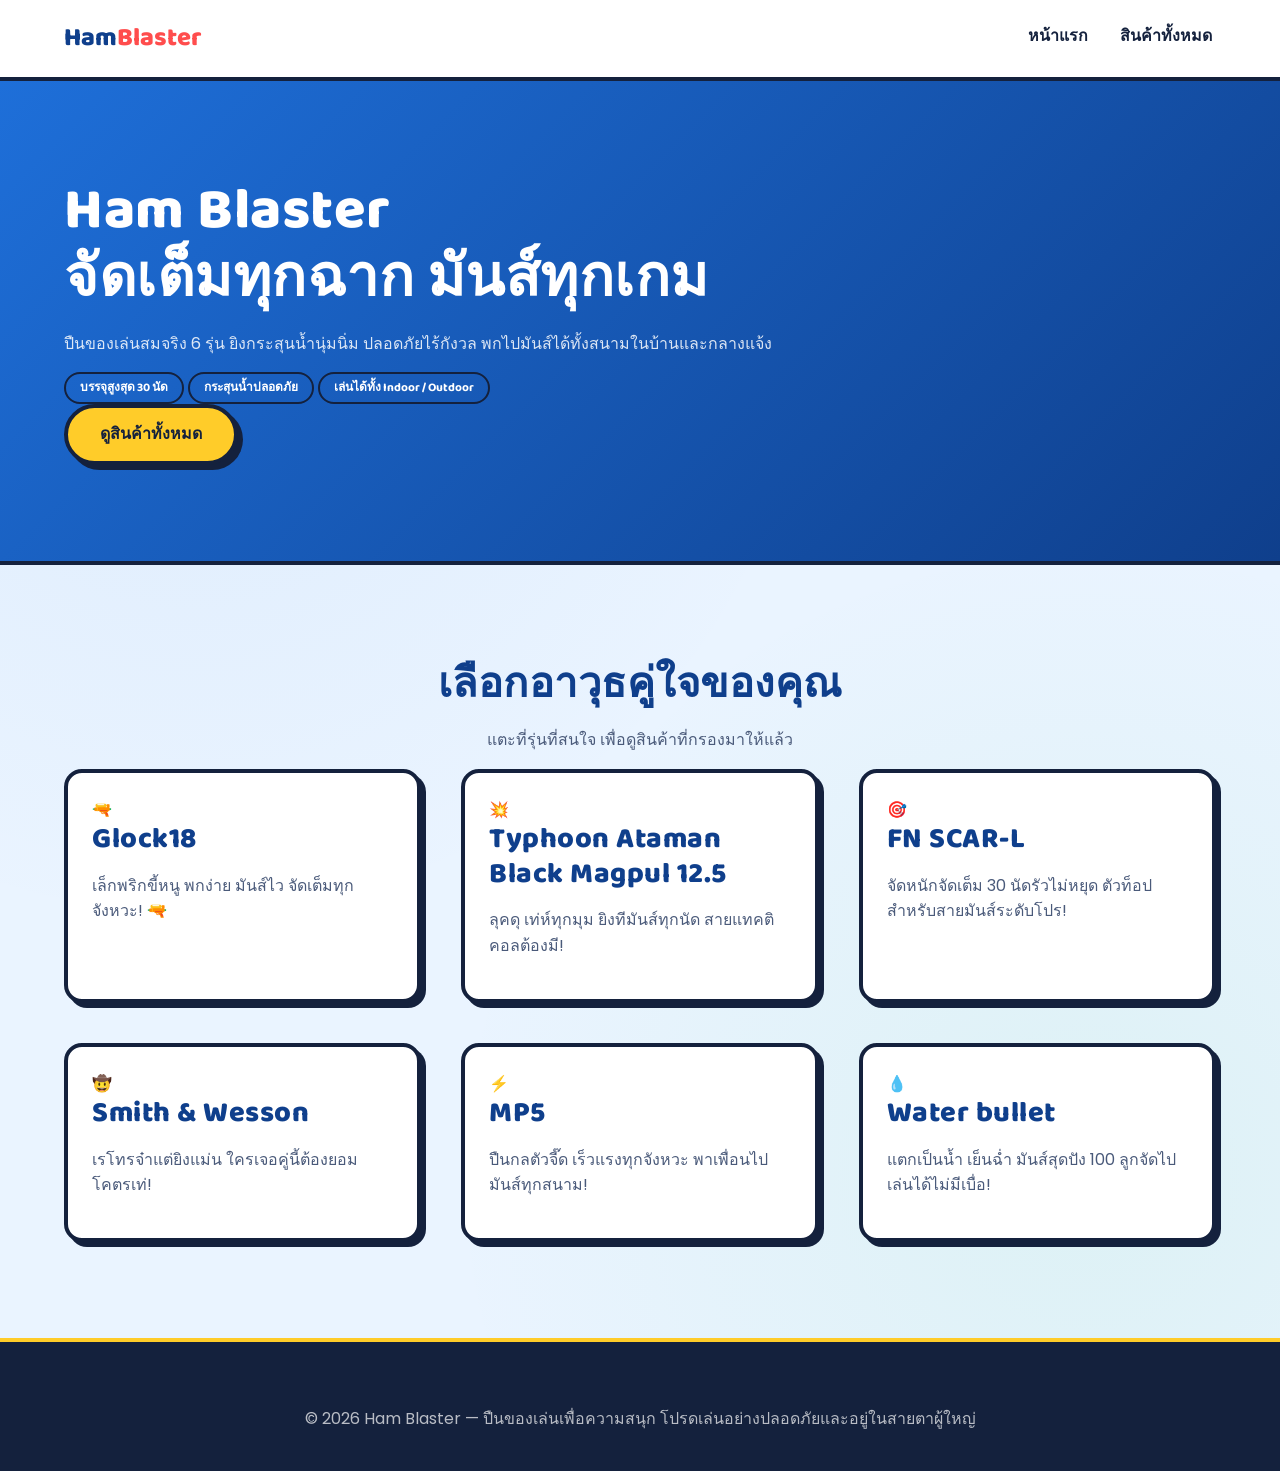
<file: index.html>
<!DOCTYPE html>
<html lang="th">
<head>
  <meta charset="UTF-8" />
  <meta name="viewport" content="width=device-width, initial-scale=1.0" />
  <title>Ham Blaster - จัดเต็มทุกฉาก มันส์ทุกเกม</title>
  <meta name="description" content="Ham Blaster ปืนของเล่นสมจริง ยิงกระสุนน้ำ ปลอดภัย เลือกได้ 6 รุ่น Glock18, Typhoon Ataman, FN SCAR-L, Smith & Wesson, MP5" />
  <link rel="stylesheet" href="style.css" />
</head>
<body>

  <!-- Navbar -->
  <header class="navbar">
    <div class="container" style="display:flex; align-items:center; justify-content:space-between; width:100%;">
      <a href="index.html" class="navbar__logo">Ham<span>Blaster</span></a>
      <nav class="navbar__links">
        <a href="index.html">หน้าแรก</a>
        <a href="product.html">สินค้าทั้งหมด</a>
      </nav>
    </div>
  </header>

  <!-- Hero -->
  <section class="hero">
    <div class="container">
      <h1 class="hero__title">Ham Blaster<br />จัดเต็มทุกฉาก มันส์ทุกเกม</h1>
      <p class="hero__subtitle">
        ปืนของเล่นสมจริง 6 รุ่น ยิงกระสุนน้ำนุ่มนิ่ม ปลอดภัยไร้กังวล
        พกไปมันส์ได้ทั้งสนามในบ้านและกลางแจ้ง
      </p>
      <div class="hero__badges">
        <span class="badge">บรรจุสูงสุด 30 นัด</span>
        <span class="badge">กระสุนน้ำปลอดภัย</span>
        <span class="badge">เล่นได้ทั้ง Indoor / Outdoor</span>
      </div>
      <a href="product.html" class="btn">ดูสินค้าทั้งหมด</a>
    </div>
  </section>

  <!-- Type showcase -->
  <section class="section">
    <div class="container">
      <div class="text-center hb-max-w page-heading">
        <h2>เลือกอาวุธคู่ใจของคุณ</h2>
        <p>แตะที่รุ่นที่สนใจ เพื่อดูสินค้าที่กรองมาให้แล้ว</p>
      </div>

      <div class="grid grid--3">
        <a class="card type-card" href="product.html?type=Glock18">
          <span class="type-card__icon type-card__icon--blue">🔫</span>
          <h3 class="type-card__title">Glock18</h3>
          <p class="type-card__blurb">เล็กพริกขี้หนู พกง่าย มันส์ไว จัดเต็มทุกจังหวะ! 🔫</p>
        </a>

        <a class="card type-card" href="product.html?type=Typhoon%20Ataman%20Black%20Magpul%2012.5">
          <span class="type-card__icon type-card__icon--yellow">💥</span>
          <h3 class="type-card__title">Typhoon Ataman Black Magpul 12.5</h3>
          <p class="type-card__blurb">ลุคดุ เท่ห์ทุกมุม ยิงทีมันส์ทุกนัด สายแทคติคอลต้องมี!</p>
        </a>

        <a class="card type-card" href="product.html?type=FN%20SCAR-L">
          <span class="type-card__icon type-card__icon--green">🎯</span>
          <h3 class="type-card__title">FN SCAR-L</h3>
          <p class="type-card__blurb">จัดหนักจัดเต็ม 30 นัดรัวไม่หยุด ตัวท็อปสำหรับสายมันส์ระดับโปร!</p>
        </a>

        <a class="card type-card" href="product.html?type=Smith%20%26%20Wesson">
          <span class="type-card__icon type-card__icon--red">🤠</span>
          <h3 class="type-card__title">Smith & Wesson</h3>
          <p class="type-card__blurb">เรโทรจ๋าแต่ยิงแม่น ใครเจอคู่นี้ต้องยอม โคตรเท่!</p>
        </a>

        <a class="card type-card" href="product.html?type=MP5">
          <span class="type-card__icon type-card__icon--blue">⚡</span>
          <h3 class="type-card__title">MP5</h3>
          <p class="type-card__blurb">ปืนกลตัวจี๊ด เร็วแรงทุกจังหวะ พาเพื่อนไปมันส์ทุกสนาม!</p>
        </a>

        <a class="card type-card" href="product.html?type=Water%20bullet">
          <span class="type-card__icon type-card__icon--yellow">💧</span>
          <h3 class="type-card__title">Water bullet</h3>
          <p class="type-card__blurb">แตกเป็นน้ำ เย็นฉ่ำ มันส์สุดปัง 100 ลูกจัดไป เล่นได้ไม่มีเบื่อ!</p>
        </a>
      </div>
    </div>
  </section>

  <!-- Footer -->
  <footer class="footer">
    <div class="container text-center">
      <p style="color: rgba(255,255,255,0.7); margin-bottom: 0;">
        © 2026 Ham Blaster — ปืนของเล่นเพื่อความสนุก โปรดเล่นอย่างปลอดภัยและอยู่ในสายตาผู้ใหญ่
      </p>
    </div>
  </footer>

  <script src="script.js"></script>
</body>
</html>
</file>
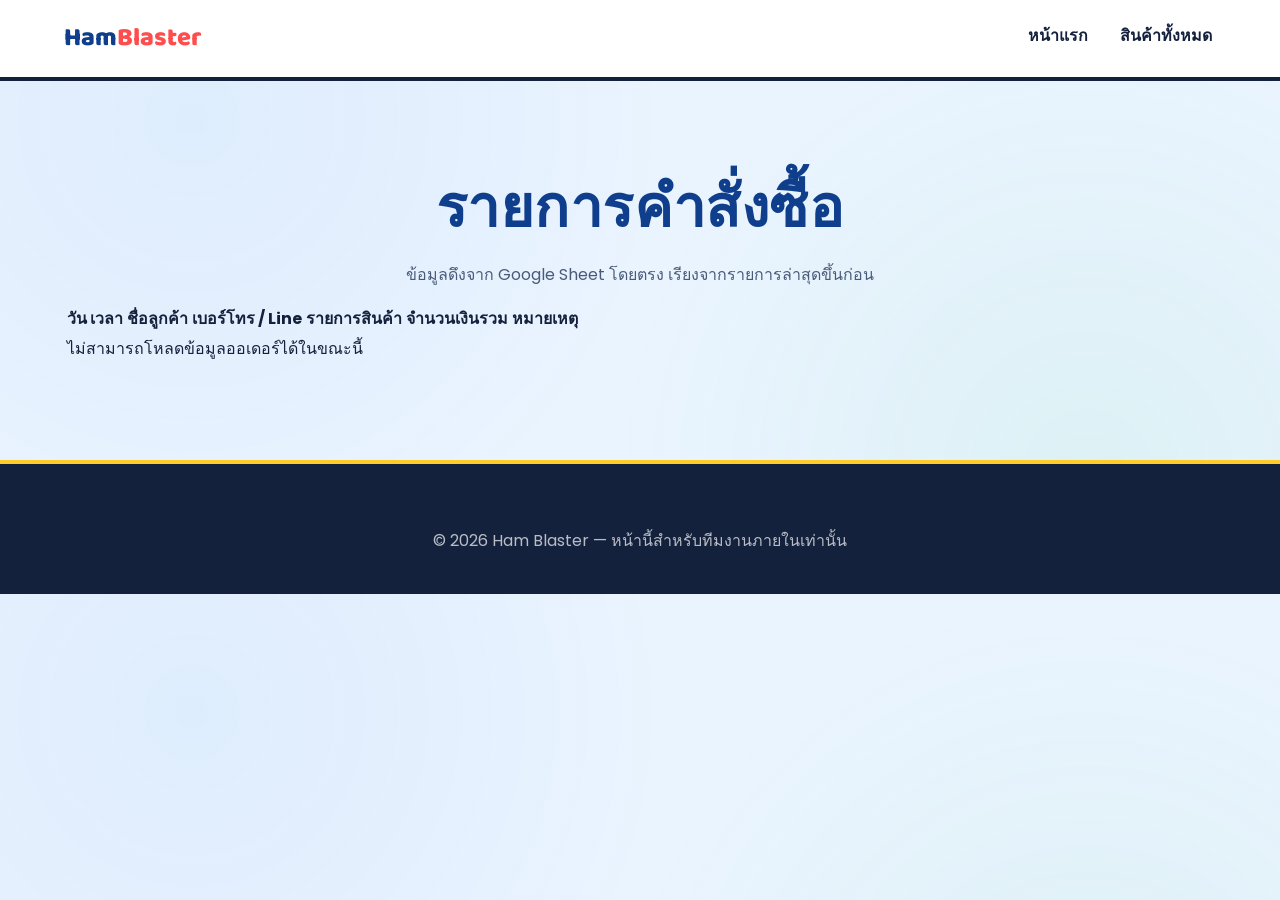
<file: admin.html>
<!DOCTYPE html>
<html lang="th">
<head>
  <meta charset="UTF-8" />
  <meta name="viewport" content="width=device-width, initial-scale=1.0" />
  <title>รายการคำสั่งซื้อ | Ham Blaster Admin</title>
  <link rel="stylesheet" href="style.css" />
</head>
<body>

  <!-- Navbar -->
  <header class="navbar">
    <div class="container" style="display:flex; align-items:center; justify-content:space-between; width:100%;">
      <a href="index.html" class="navbar__logo">Ham<span>Blaster</span></a>
      <nav class="navbar__links">
        <a href="index.html">หน้าแรก</a>
        <a href="product.html">สินค้าทั้งหมด</a>
      </nav>
    </div>
  </header>

  <!-- Order table -->
  <section class="section">
    <div class="container">
      <div class="text-center hb-max-w page-heading">
        <h1>รายการคำสั่งซื้อ</h1>
        <p>ข้อมูลดึงจาก Google Sheet โดยตรง เรียงจากรายการล่าสุดขึ้นก่อน</p>
      </div>

      <div class="table-wrap">
        <table id="orderTable" class="hb-table">
          <thead>
            <tr>
              <th>วัน เวลา</th>
              <th>ชื่อลูกค้า</th>
              <th>เบอร์โทร / Line</th>
              <th>รายการสินค้า</th>
              <th>จำนวนเงินรวม</th>
              <th>หมายเหตุ</th>
            </tr>
          </thead>
          <tbody>
            <tr>
              <td colspan="6" class="text-center">กำลังโหลดข้อมูล...</td>
            </tr>
          </tbody>
        </table>
      </div>
    </div>
  </section>

  <!-- Footer -->
  <footer class="footer">
    <div class="container text-center">
      <p style="color: rgba(255,255,255,0.7); margin-bottom: 0;">
        © 2026 Ham Blaster — หน้านี้สำหรับทีมงานภายในเท่านั้น
      </p>
    </div>
  </footer>

  <script src="script.js"></script>
</body>
</html>
</file>
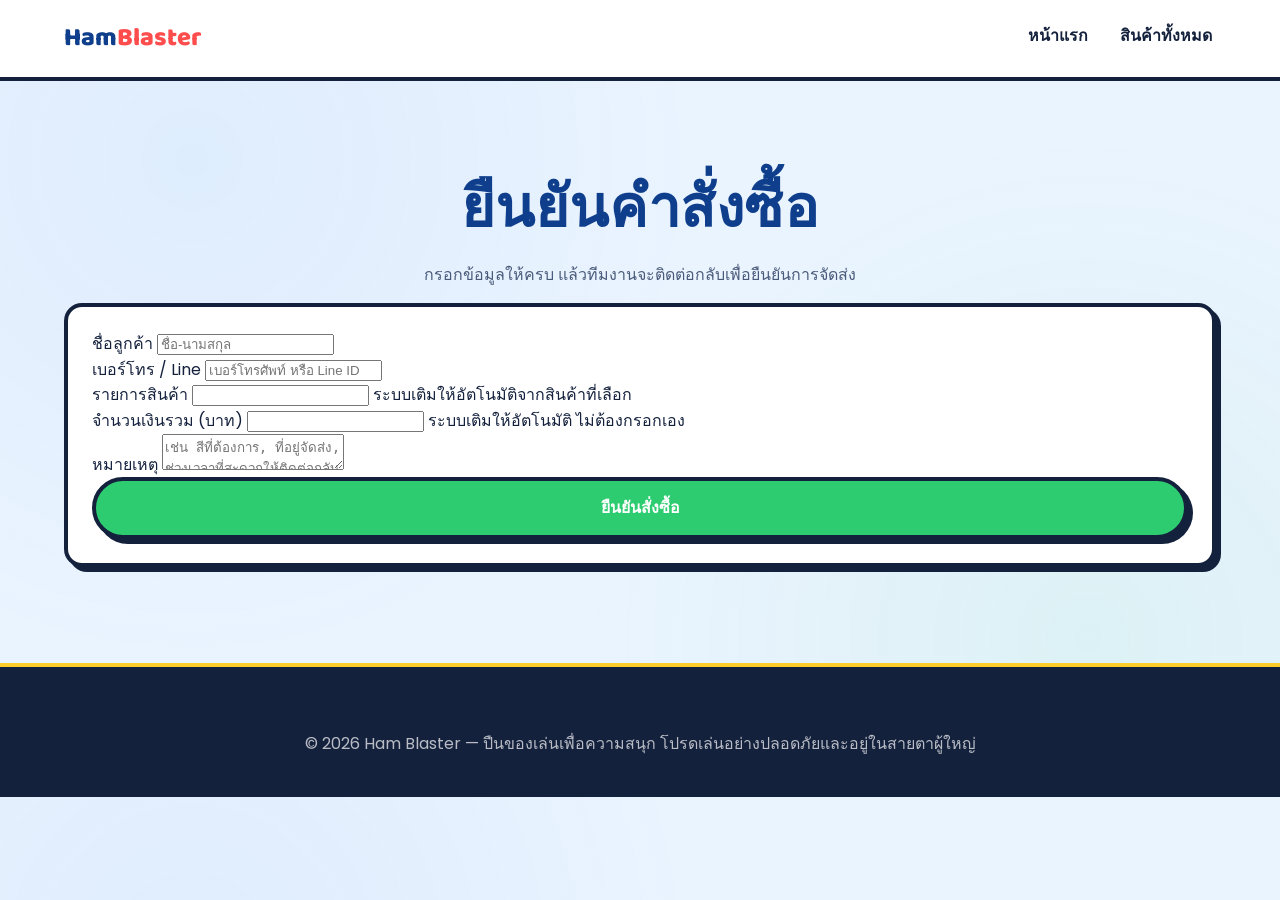
<file: order.html>
<!DOCTYPE html>
<html lang="th">
<head>
  <meta charset="UTF-8" />
  <meta name="viewport" content="width=device-width, initial-scale=1.0" />
  <title>ยืนยันคำสั่งซื้อ | Ham Blaster</title>
  <meta name="description" content="กรอกข้อมูลเพื่อยืนยันคำสั่งซื้อปืนของเล่น Ham Blaster" />
  <link rel="stylesheet" href="style.css" />
</head>
<body>

  <!-- Navbar -->
  <header class="navbar">
    <div class="container" style="display:flex; align-items:center; justify-content:space-between; width:100%;">
      <a href="index.html" class="navbar__logo">Ham<span>Blaster</span></a>
      <nav class="navbar__links">
        <a href="index.html">หน้าแรก</a>
        <a href="product.html">สินค้าทั้งหมด</a>
      </nav>
    </div>
  </header>

  <!-- Order form -->
  <section class="section">
    <div class="container">
      <div class="text-center hb-max-w page-heading">
        <h1>ยืนยันคำสั่งซื้อ</h1>
        <p>กรอกข้อมูลให้ครบ แล้วทีมงานจะติดต่อกลับเพื่อยืนยันการจัดส่ง</p>
      </div>

      <form id="orderFrom" class="card form-card">
        <div class="form-group">
          <label for="customerName">ชื่อลูกค้า</label>
          <input type="text" id="customerName" name="customerName" placeholder="ชื่อ-นามสกุล" required />
        </div>

        <div class="form-group">
          <label for="contact">เบอร์โทร / Line</label>
          <input type="text" id="contact" name="contact" placeholder="เบอร์โทรศัพท์ หรือ Line ID" required />
        </div>

        <div class="form-group">
          <label for="items">รายการสินค้า</label>
          <input type="text" id="items" name="items" readonly />
          <span class="hint">ระบบเติมให้อัตโนมัติจากสินค้าที่เลือก</span>
        </div>

        <div class="form-group">
          <label for="total">จำนวนเงินรวม (บาท)</label>
          <input type="text" id="total" name="total" readonly />
          <span class="hint">ระบบเติมให้อัตโนมัติ ไม่ต้องกรอกเอง</span>
        </div>

        <div class="form-group">
          <label for="note">หมายเหตุ</label>
          <textarea id="note" name="note" placeholder="เช่น สีที่ต้องการ, ที่อยู่จัดส่ง, ช่วงเวลาที่สะดวกให้ติดต่อกลับ"></textarea>
        </div>

        <button type="submit" class="btn btn--green btn--block">ยืนยันสั่งซื้อ</button>
      </form>
    </div>
  </section>

  <!-- Footer -->
  <footer class="footer">
    <div class="container text-center">
      <p style="color: rgba(255,255,255,0.7); margin-bottom: 0;">
        © 2026 Ham Blaster — ปืนของเล่นเพื่อความสนุก โปรดเล่นอย่างปลอดภัยและอยู่ในสายตาผู้ใหญ่
      </p>
    </div>
  </footer>

  <script src="script.js"></script>
</body>
</html>
</file>
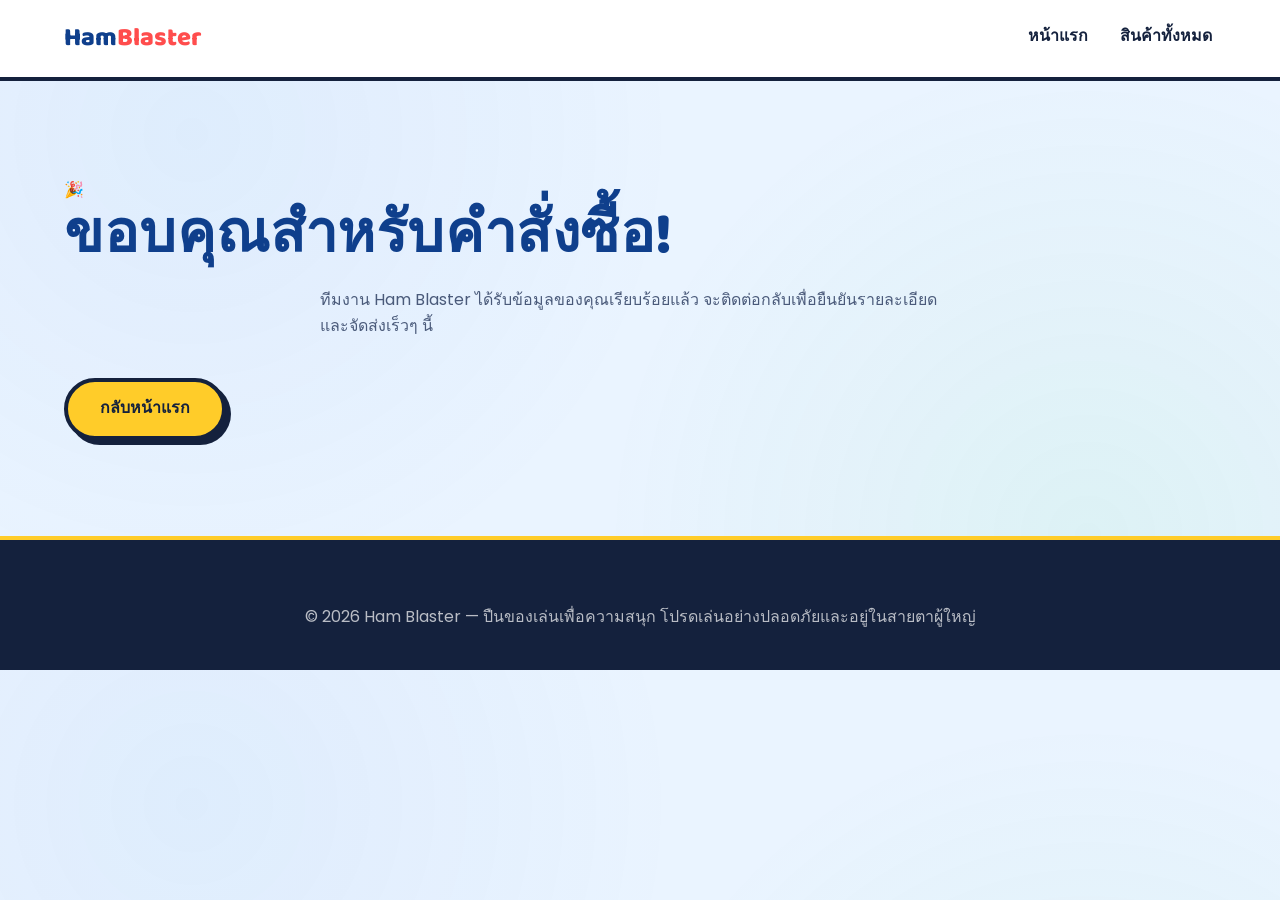
<file: thankyou.html>
<!DOCTYPE html>
<html lang="th">
<head>
  <meta charset="UTF-8" />
  <meta name="viewport" content="width=device-width, initial-scale=1.0" />
  <title>สั่งซื้อสำเร็จ | Ham Blaster</title>
  <meta name="description" content="ขอบคุณที่สั่งซื้อสินค้ากับ Ham Blaster" />
  <link rel="stylesheet" href="style.css" />
</head>
<body>

  <!-- Navbar -->
  <header class="navbar">
    <div class="container" style="display:flex; align-items:center; justify-content:space-between; width:100%;">
      <a href="index.html" class="navbar__logo">Ham<span>Blaster</span></a>
      <nav class="navbar__links">
        <a href="index.html">หน้าแรก</a>
        <a href="product.html">สินค้าทั้งหมด</a>
      </nav>
    </div>
  </header>

  <!-- Thank you message -->
  <section class="section thankyou">
    <div class="container">
      <div class="thankyou__icon">🎉</div>
      <h1>ขอบคุณสำหรับคำสั่งซื้อ!</h1>
      <p class="hb-max-w" style="margin: 0 auto var(--space-lg);">
        ทีมงาน Ham Blaster ได้รับข้อมูลของคุณเรียบร้อยแล้ว
        จะติดต่อกลับเพื่อยืนยันรายละเอียดและจัดส่งเร็วๆ นี้
      </p>
      <a href="index.html" class="btn">กลับหน้าแรก</a>
    </div>
  </section>

  <!-- Footer -->
  <footer class="footer">
    <div class="container text-center">
      <p style="color: rgba(255,255,255,0.7); margin-bottom: 0;">
        © 2026 Ham Blaster — ปืนของเล่นเพื่อความสนุก โปรดเล่นอย่างปลอดภัยและอยู่ในสายตาผู้ใหญ่
      </p>
    </div>
  </footer>

</body>
</html>
</file>
<file: style.css>
/* ============================================================
   Ham Blaster — Global Theme
   โทนสี: ฟ้า / เหลือง / เขียว / แดง สไตล์ FPS สนุกสนาน
   ฟอนต์: Baloo 2 (comic-friendly) ผสม Poppins (sans-serif)
   ============================================================ */

@import url('https://fonts.googleapis.com/css2?family=Baloo+2:wght@500;600;700;800&family=Poppins:wght@400;500;600;700&display=swap');

:root {
  /* --- Brand palette --- */
  --hb-blue: #1e6fd9;
  --hb-blue-dark: #0f3f8c;
  --hb-blue-light: #5aa9ff;
  --hb-yellow: #ffcc29;
  --hb-yellow-dark: #e6a800;
  --hb-green: #2ecc71;
  --hb-green-dark: #1e9e56;
  --hb-red: #ff4d4d;
  --hb-red-dark: #d92b2b;

  --hb-bg: #eaf4ff;
  --hb-bg-alt: #ffffff;
  --hb-ink: #14213d;
  --hb-ink-soft: #4a5a7a;
  --hb-white: #ffffff;

  /* --- Comic-style outlines --- */
  --hb-border-w: 3px;
  --hb-border-w-lg: 4px;
  --hb-radius: 18px;
  --hb-radius-sm: 10px;
  --hb-radius-pill: 999px;

  --hb-shadow-comic: 5px 5px 0px var(--hb-ink);
  --hb-shadow-comic-sm: 3px 3px 0px var(--hb-ink);
  --hb-shadow-soft: 0 10px 30px rgba(15, 63, 140, 0.12);

  /* --- Spacing scale (โปร่ง หายใจได้) --- */
  --space-xs: 8px;
  --space-sm: 16px;
  --space-md: 24px;
  --space-lg: 40px;
  --space-xl: 64px;
  --space-2xl: 96px;

  /* --- Fonts --- */
  --font-display: 'Baloo 2', 'Comic Sans MS', cursive, sans-serif;
  --font-body: 'Poppins', 'Segoe UI', sans-serif;
}

/* ============================================================
   Reset
   ============================================================ */
*, *::before, *::after {
  box-sizing: border-box;
}

html {
  scroll-behavior: smooth;
}

body {
  margin: 0;
  font-family: var(--font-body);
  color: var(--hb-ink);
  background-color: var(--hb-bg);
  background-image:
    radial-gradient(circle at 15% 20%, rgba(30, 111, 217, 0.06) 0, transparent 40%),
    radial-gradient(circle at 85% 80%, rgba(46, 204, 113, 0.07) 0, transparent 40%);
  line-height: 1.6;
  -webkit-font-smoothing: antialiased;
}

img {
  max-width: 100%;
  display: block;
}

a {
  color: inherit;
  text-decoration: none;
}

ul, ol {
  list-style: none;
  margin: 0;
  padding: 0;
}

button {
  font-family: inherit;
  cursor: pointer;
}

/* ============================================================
   Typography
   ============================================================ */
h1, h2, h3, h4,
.hb-display {
  font-family: var(--font-display);
  font-weight: 800;
  color: var(--hb-blue-dark);
  line-height: 1.2;
  margin: 0 0 var(--space-sm);
  letter-spacing: 0.5px;
}

h1 { font-size: clamp(2.2rem, 5vw, 3.6rem); }
h2 { font-size: clamp(1.8rem, 4vw, 2.6rem); }
h3 { font-size: clamp(1.3rem, 3vw, 1.8rem); }

p {
  margin: 0 0 var(--space-sm);
  color: var(--hb-ink-soft);
}

.hb-eyebrow {
  display: inline-block;
  font-family: var(--font-display);
  font-weight: 700;
  font-size: 0.85rem;
  letter-spacing: 2px;
  text-transform: uppercase;
  color: var(--hb-blue);
  background: var(--hb-white);
  border: var(--hb-border-w) solid var(--hb-blue);
  border-radius: var(--hb-radius-pill);
  padding: 6px 18px;
  margin-bottom: var(--space-sm);
}

/* ============================================================
   Layout helpers
   ============================================================ */
.container {
  width: 100%;
  max-width: 1200px;
  margin: 0 auto;
  padding: 0 var(--space-md);
}

.section {
  padding: var(--space-2xl) 0;
}

.section--alt {
  background-color: var(--hb-bg-alt);
}

.grid {
  display: grid;
  gap: var(--space-lg);
}

.grid--2 { grid-template-columns: repeat(2, 1fr); }
.grid--3 { grid-template-columns: repeat(3, 1fr); }
.grid--4 { grid-template-columns: repeat(4, 1fr); }

.text-center { text-align: center; }

.stack {
  display: flex;
  flex-direction: column;
  gap: var(--space-sm);
}

.hb-max-w {
  max-width: 640px;
  margin-left: auto;
  margin-right: auto;
}

/* ============================================================
   Buttons — comic / cartoon style
   ============================================================ */
.btn {
  display: inline-flex;
  align-items: center;
  justify-content: center;
  gap: 8px;
  font-family: var(--font-display);
  font-weight: 700;
  font-size: 1rem;
  padding: 14px 32px;
  border-radius: var(--hb-radius-pill);
  border: var(--hb-border-w-lg) solid var(--hb-ink);
  box-shadow: var(--hb-shadow-comic);
  background: var(--hb-yellow);
  color: var(--hb-ink);
  transition: transform 0.15s ease, box-shadow 0.15s ease;
  white-space: nowrap;
}

.btn:hover {
  transform: translate(-2px, -2px);
  box-shadow: 7px 7px 0px var(--hb-ink);
}

.btn:active {
  transform: translate(2px, 2px);
  box-shadow: 1px 1px 0px var(--hb-ink);
}

.btn--primary {
  background: var(--hb-blue);
  color: var(--hb-white);
}

.btn--green {
  background: var(--hb-green);
  color: var(--hb-white);
}

.btn--red {
  background: var(--hb-red);
  color: var(--hb-white);
}

.btn--outline {
  background: var(--hb-white);
  color: var(--hb-ink);
}

.btn--sm {
  padding: 10px 22px;
  font-size: 0.9rem;
  box-shadow: var(--hb-shadow-comic-sm);
}

.btn--block {
  width: 100%;
}

/* ============================================================
   Cards — comic border + soft shadow
   ============================================================ */
.card {
  background: var(--hb-white);
  border: var(--hb-border-w-lg) solid var(--hb-ink);
  border-radius: var(--hb-radius);
  box-shadow: var(--hb-shadow-comic);
  padding: var(--space-md);
  transition: transform 0.2s ease, box-shadow 0.2s ease;
}

.card:hover {
  transform: translateY(-6px);
  box-shadow: 8px 10px 0px var(--hb-blue);
}

.card__image {
  width: 100%;
  aspect-ratio: 4 / 3;
  object-fit: cover;
  border-radius: var(--hb-radius-sm);
  border: var(--hb-border-w) solid var(--hb-ink);
  margin-bottom: var(--space-sm);
  background: var(--hb-bg);
}

.card__title {
  font-family: var(--font-display);
  font-size: 1.3rem;
  color: var(--hb-blue-dark);
  margin-bottom: 4px;
}

.card__type {
  display: inline-block;
  font-size: 0.75rem;
  font-weight: 600;
  color: var(--hb-green-dark);
  background: rgba(46, 204, 113, 0.15);
  border: 2px solid var(--hb-green);
  border-radius: var(--hb-radius-pill);
  padding: 3px 12px;
  margin-bottom: var(--space-xs);
}

.card__price {
  font-family: var(--font-display);
  font-size: 1.5rem;
  font-weight: 800;
  color: var(--hb-red);
  margin: var(--space-xs) 0;
}

.card__desc {
  font-size: 0.92rem;
  margin-bottom: var(--space-sm);
}

/* ============================================================
   Badges / tags
   ============================================================ */
.badge {
  display: inline-block;
  font-family: var(--font-display);
  font-weight: 700;
  font-size: 0.75rem;
  padding: 4px 14px;
  border-radius: var(--hb-radius-pill);
  border: 2px solid var(--hb-ink);
}

.badge--yellow { background: var(--hb-yellow); color: var(--hb-ink); }
.badge--blue   { background: var(--hb-blue);   color: var(--hb-white); }
.badge--green  { background: var(--hb-green);  color: var(--hb-white); }
.badge--red    { background: var(--hb-red);    color: var(--hb-white); }

/* ============================================================
   Navbar
   ============================================================ */
.navbar {
  display: flex;
  align-items: center;
  justify-content: space-between;
  padding: var(--space-sm) 0;
  background: var(--hb-white);
  border-bottom: var(--hb-border-w-lg) solid var(--hb-ink);
}

.navbar__logo {
  font-family: var(--font-display);
  font-weight: 800;
  font-size: 1.6rem;
  color: var(--hb-blue-dark);
}

.navbar__logo span {
  color: var(--hb-red);
}

.navbar__links {
  display: flex;
  gap: var(--space-md);
  font-family: var(--font-display);
  font-weight: 600;
}

.navbar__links a {
  padding: 8px 4px;
  border-bottom: 3px solid transparent;
  transition: border-color 0.2s ease, color 0.2s ease;
}

.navbar__links a:hover {
  color: var(--hb-blue);
  border-color: var(--hb-yellow);
}

/* ============================================================
   Hero
   ============================================================ */
.hero {
  position: relative;
  padding: var(--space-2xl) 0;
  background: linear-gradient(135deg, var(--hb-blue) 0%, var(--hb-blue-dark) 100%);
  color: var(--hb-white);
  border-bottom: var(--hb-border-w-lg) solid var(--hb-ink);
  overflow: hidden;
}

.hero h1 {
  color: var(--hb-white);
}

.hero p {
  color: rgba(255, 255, 255, 0.85);
}

/* ============================================================
   Footer
   ============================================================ */
.footer {
  background: var(--hb-ink);
  color: rgba(255, 255, 255, 0.8);
  padding: var(--space-xl) 0 var(--space-lg);
  border-top: var(--hb-border-w-lg) solid var(--hb-yellow);
}

.footer a:hover {
  color: var(--hb-yellow);
}

/* ============================================================
   Responsive — Mobile first breakpoints
   ============================================================ */
@media (max-width: 1024px) {
  .grid--4 { grid-template-columns: repeat(2, 1fr); }
  .grid--3 { grid-template-columns: repeat(2, 1fr); }
}

@media (max-width: 768px) {
  :root {
    --space-2xl: 56px;
    --space-xl: 40px;
    --space-lg: 28px;
  }

  .grid--2,
  .grid--3,
  .grid--4 {
    grid-template-columns: 1fr;
  }

  .navbar {
    flex-direction: column;
    gap: var(--space-sm);
  }

  .navbar__links {
    flex-wrap: wrap;
    justify-content: center;
    gap: var(--space-sm);
  }

  .btn {
    width: 100%;
  }
}

@media (max-width: 480px) {
  .container {
    padding: 0 var(--space-sm);
  }

  .card {
    padding: var(--space-sm);
  }
}
</file>
